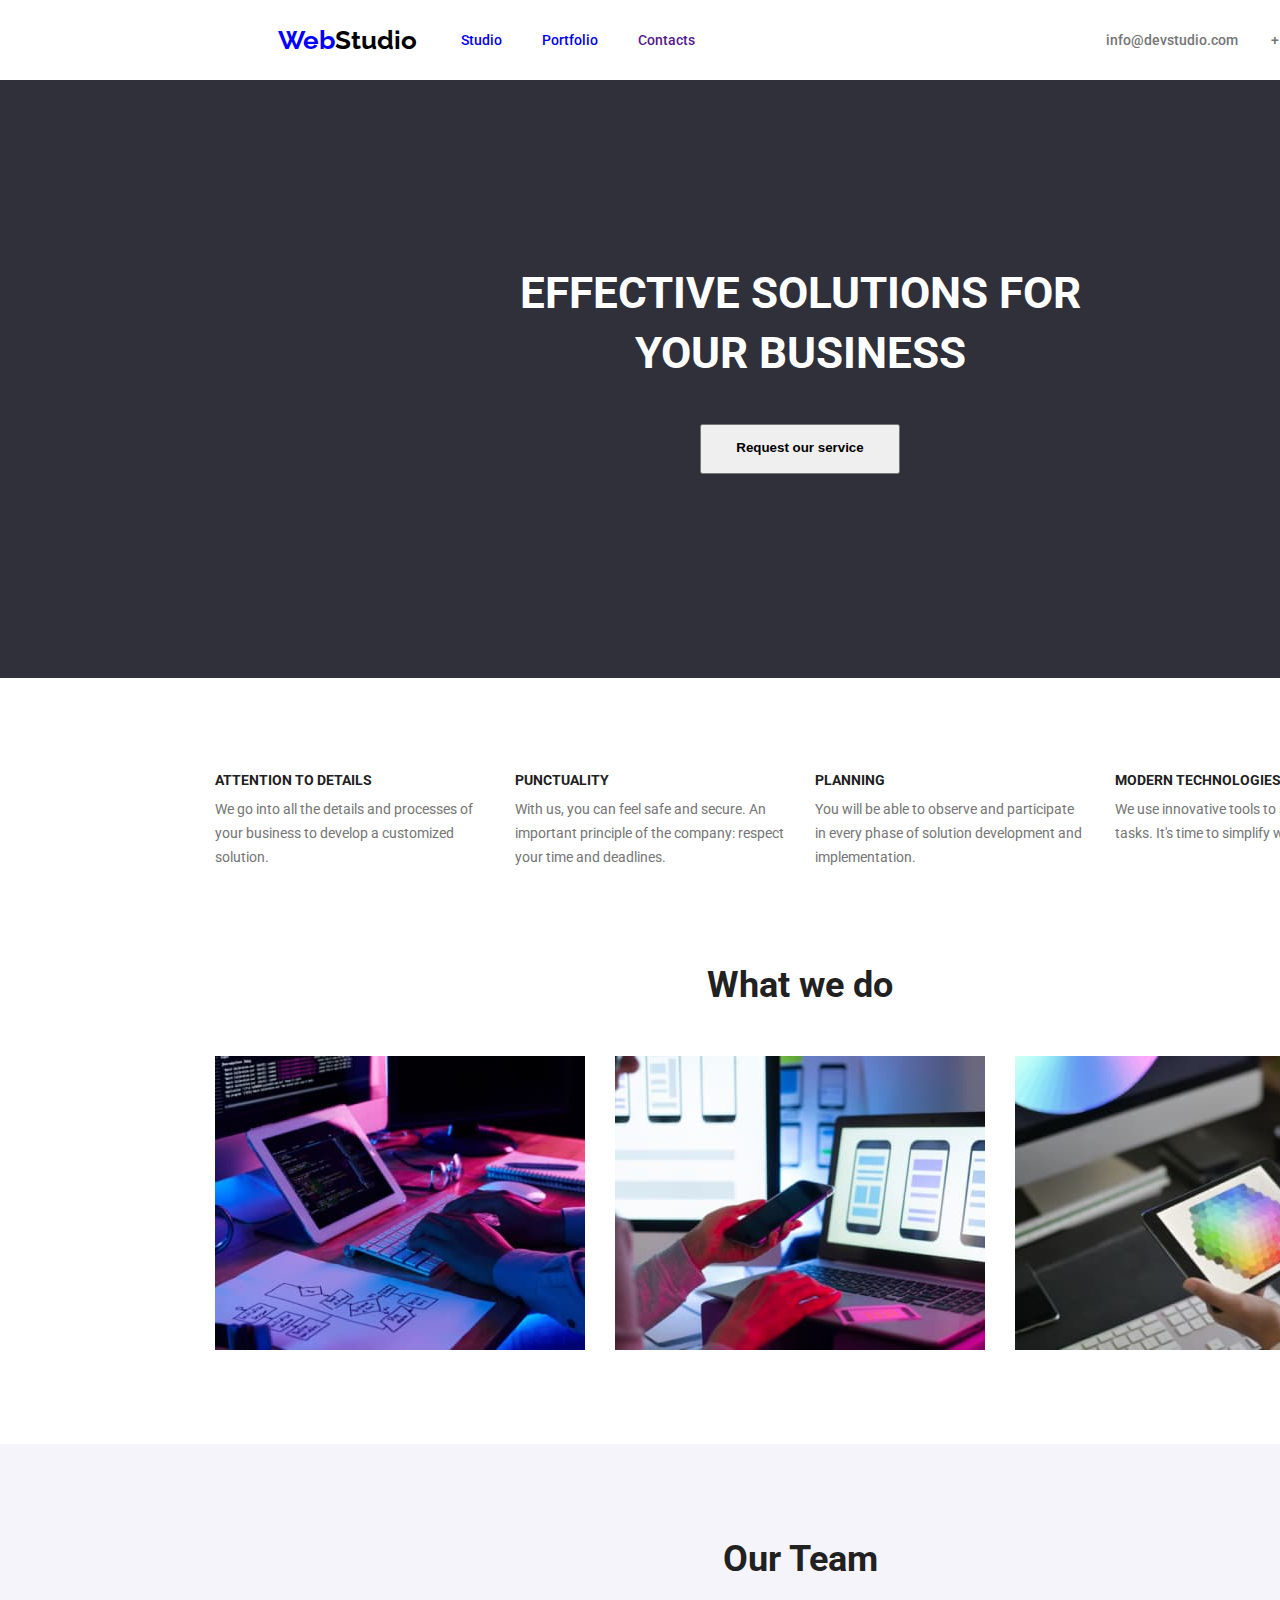
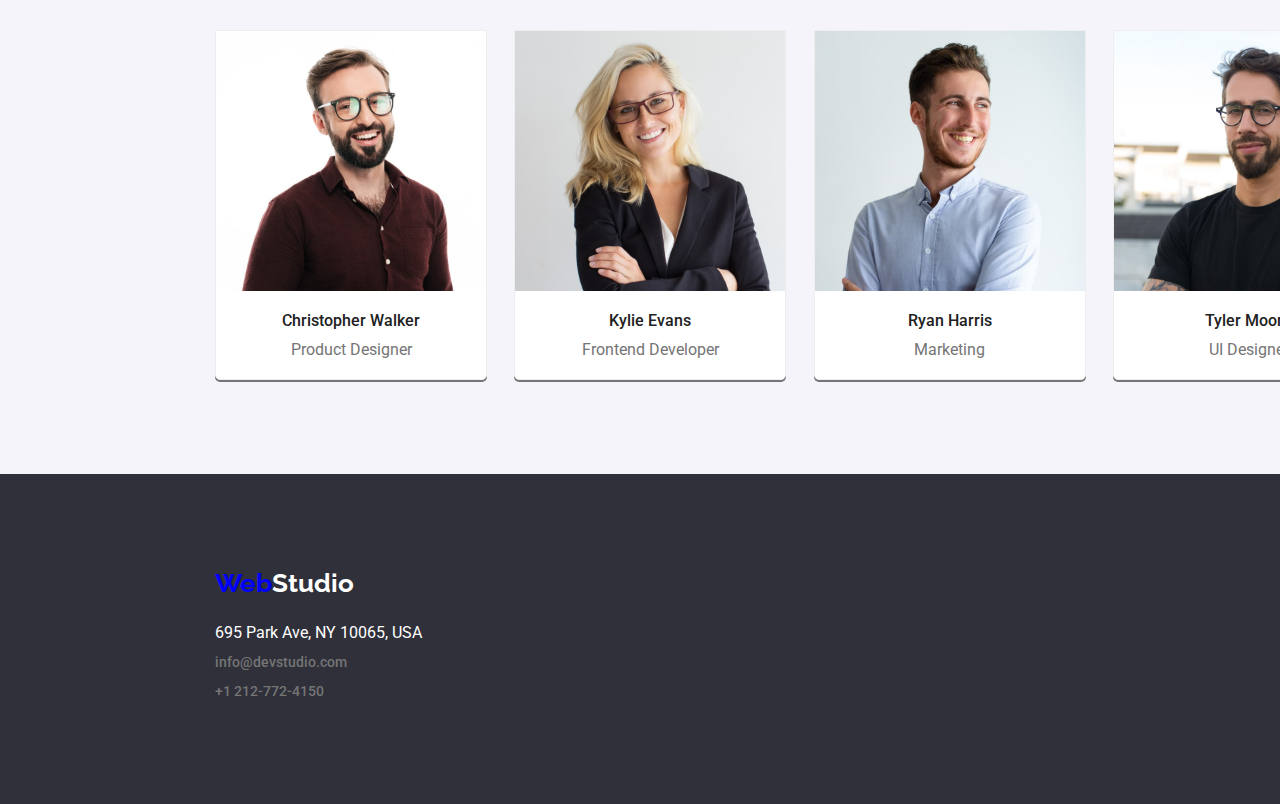
<file: index.html>
<!DOCTYPE html>
<html lang="en">
<head>
    <meta charset="UTF-8">
    <meta name="viewport" content="width=device-width, initial-scale=1.0">

    <link rel="preconnect" href="https://fonts.googleapis.com">
    <link rel="preconnect" href="https://fonts.gstatic.com" crossorigin>
    <link href="https://fonts.googleapis.com/css2?family=Raleway:wght@700&family=Roboto:wght@400;500;700;900&display=swap" rel="stylesheet">

    <link rel="stylesheet" href="https://github.com/sindresorhus/modern-normalize/blob/main/modern-normalize.css">
    <link rel="stylesheet" href="./css/styles.css">

    <title>DevStudio</title>
</head>
<body class="container">
    <header class="page-header ssection">
        <a class="logo" href=""> <span>Web</span>Studio</a>
        <nav class="main-navigation">
            <a href="index.html">Studio</a>
            <a href="portfolio.html">Portfolio</a>
            <a href="">Contacts</a>       
        </nav>
        <div>
            <a class="contcts" href="mailto:info@devstudio.com">info@devstudio.com</a>
            <a class="contcts" href="tel:+1212-772-4150">+1 212-772-4150</a>
        </div>
    </header>

    <main>
        <section class="dark-section ssection">
            <h2>EFFECTIVE SOLUTIONS FOR YOUR BUSINESS</h2>
            <button>Request our service</button>
        </section>

        <div class="praise-words ssection">
            <ul>
                <li class="caps-title">ATTENTION TO DETAILS</li>
                <li class="description">We go into all the details and processes of your business to develop a customized solution.</li>
            </ul>
            <ul>
                <li class="caps-title">PUNCTUALITY</li>
                <li class="description">With us, you can feel safe and secure. An important principle of the company: respect your time and deadlines.</li>
            </ul>
            <ul>
                <li class="caps-title">PLANNING</li>
                <li class="description">You will be able to observe and participate in every phase of solution development and implementation.</li>
            </ul>
            <ul>
                <li class="caps-title">MODERN TECHNOLOGIES</li>
                <li class="description">We use innovative tools to solve assigned tasks. It's time to simplify work processes.</li>
            </ul>
 
        </div>

        <section class="what-we-do ssection">
            <h2>What we do</h2>
            <a href="">
                <img src="./images/whwdoimage1.jpg" alt="desk with keyboard and tablet" width="370">
                <img src="./images/whwdoimage2.jpg" alt="screen with mobile phones" width="370">
                <img src="./images/whwdoimage3.jpg" alt="tablet with color picker" width="370">
            </a>
        </section>

        <section class="team ssection">
            <h2>Our Team</h2>
            <div class="team-cards">
            <div>
                <img src="./images/christopherwalker.jpg" alt="Product Designer's Photo" width="270">
                <p class="tname">Christopher Walker</p>
                <p class="tjob">Product Designer</p>
            </div>
            <div>
                <img src="./images/kylieevans.jpg" alt="Frontend Developer's Photo" width="270">
                <p class="tname">Kylie Evans</p>
                <p class="tjob">Frontend Developer</p>
            </div>
            <div>
                <img src="./images/ryanharris.jpg" alt="Marketing guy's Photo" width="270">
                <p class="tname">Ryan Harris</p>
                <p class="tjob">Marketing</p>
            </div>
            <div>
                <img src="./images/tylermoore.jpg" alt="UI Designer's Photo" width="270">
                <p class="tname">Tyler Moore</p>
                <p class="tjob">UI Designer</p>
            </div>
            </div>
        </section>
    </main>

    <footer class="ssection">
        <a class="logo-footer" href=""> <span>Web</span>Studio</a>
        <ul>
            <li>
                <address>695 Park Ave, NY 10065, USA</address>
            </li>
            <li> <a class="contcts" href="mailto:info@devstudio.com">info@devstudio.com</a> </li>
            <li> <a class="contcts" href="tel:+1212-772-4150">+1 212-772-4150</a> </li>
        </ul>
    </footer>
</body>
</html>
</file>
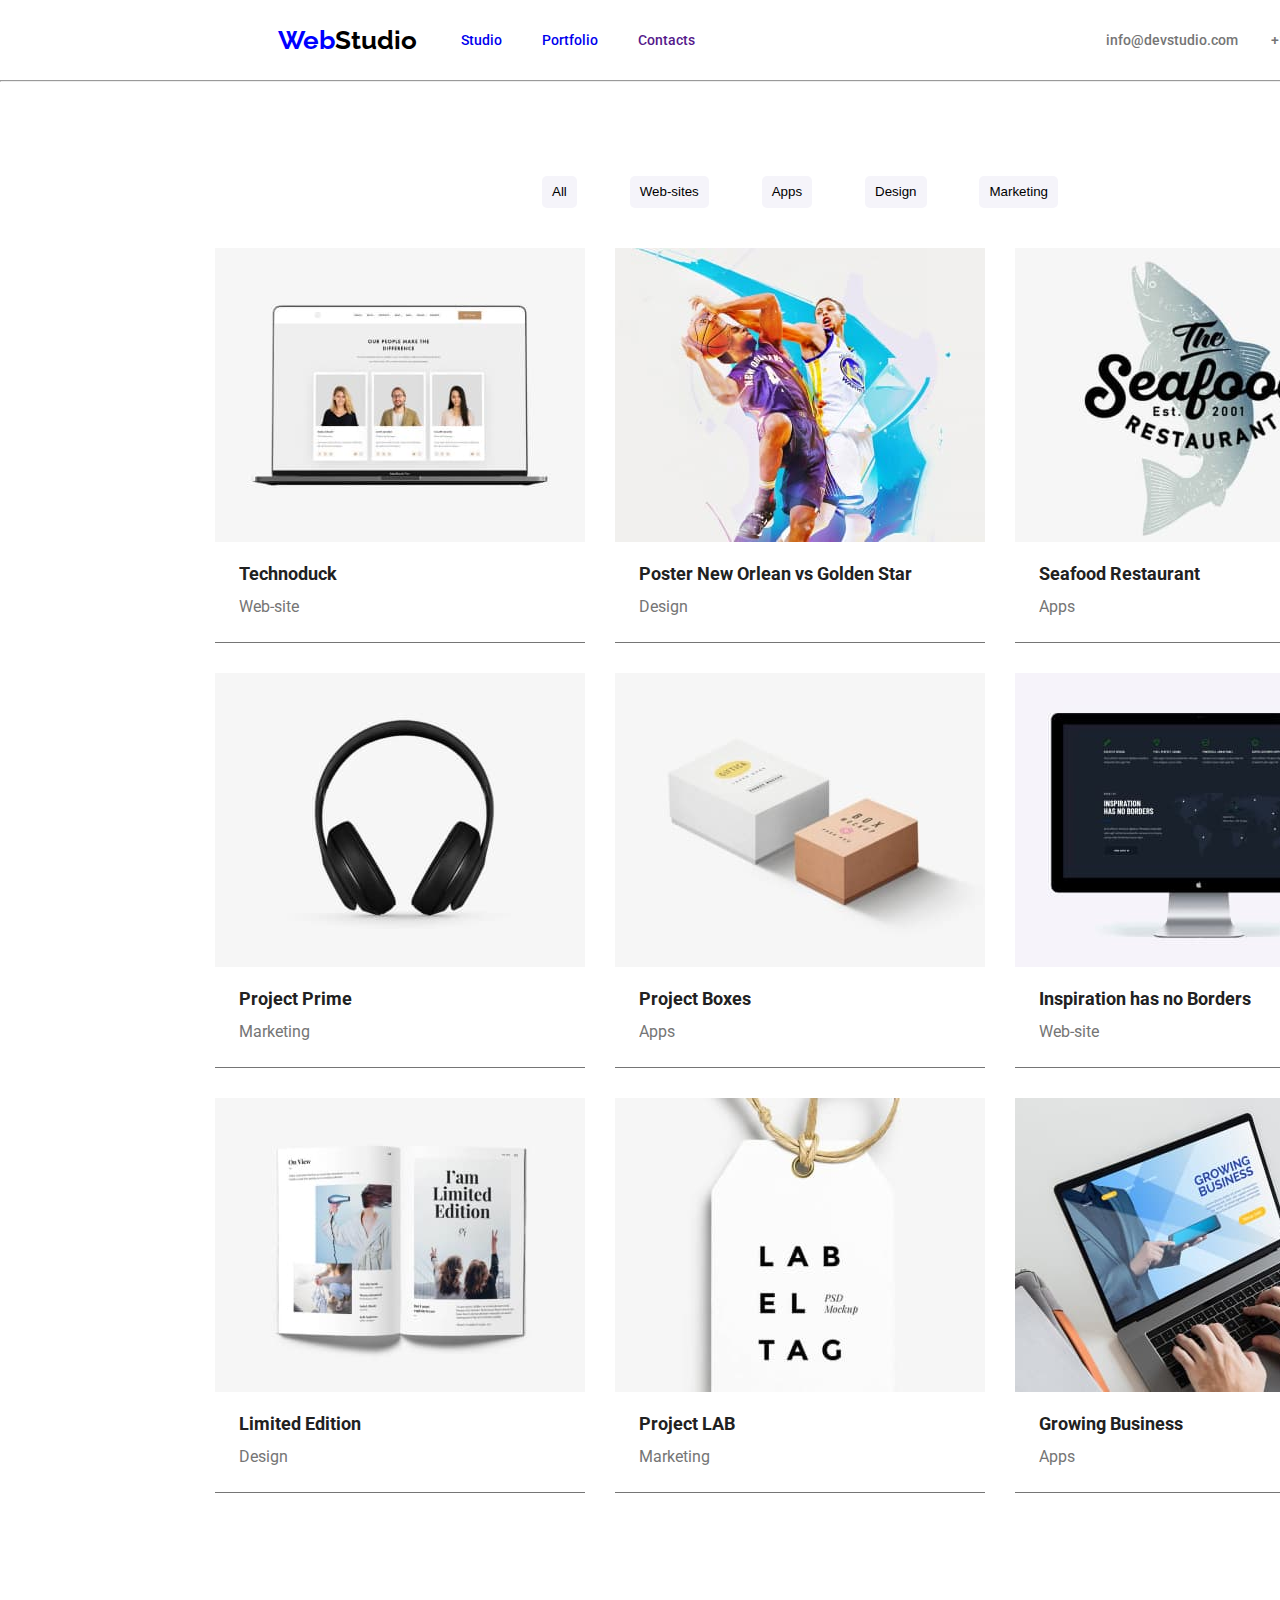
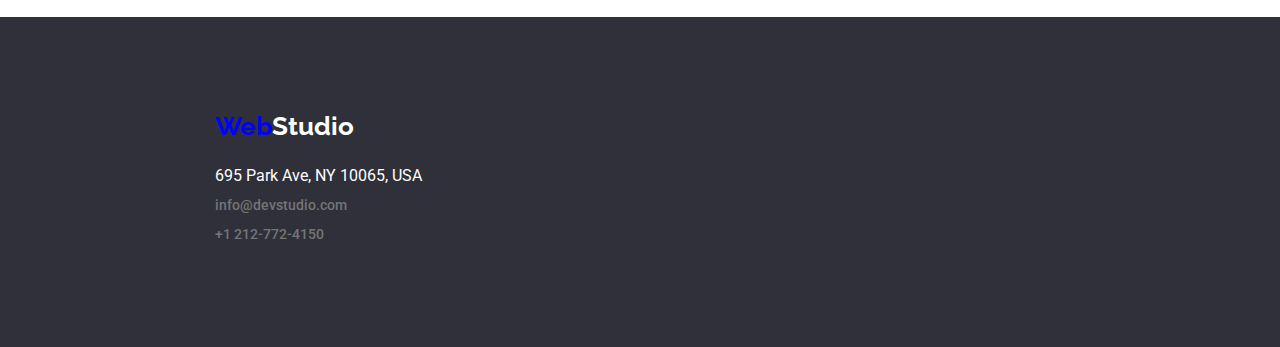
<file: portfolio.html>
<!DOCTYPE html>
<html lang="en">
<head>
    <meta charset="UTF-8">
    <meta name="viewport" content="width=device-width, initial-scale=1.0">

    <link rel="preconnect" href="https://fonts.googleapis.com">
    <link rel="preconnect" href="https://fonts.gstatic.com" crossorigin>
    <link href="https://fonts.googleapis.com/css2?family=Raleway:wght@700&family=Roboto:wght@400;500;700;900&display=swap" rel="stylesheet">

    <link rel="stylesheet" href="https://github.com/sindresorhus/modern-normalize/blob/main/modern-normalize.css">
    <link rel="stylesheet" href="./css/styles.css">
    <title>Portfolio</title>
</head>
<body class="container">
    <header class="page-header ssection">
        <a class="logo" href=""> <span>Web</span>Studio</a>
        <nav class="main-navigation">
            <a href="index.html">Studio</a>
            <a href="portfolio.html">Portfolio</a>
            <a href="">Contacts</a>
        </nav>
        <div>
            <a class="contcts" href="mailto:info@devstudio.com">info@devstudio.com</a>
            <a class="contcts" href="tel:+1212-772-4150">+1 212-772-4150</a>
        </div>
    </header>

    <hr>

    <main class="ssection">
        <!--Filter buttons-->
        <ul class="buttons">
            <li> <button type="button"> All</button></li>
            <li> <button type="button"> Web-sites</button></li>
            <li> <button type="button"> Apps</button></li>
            <li> <button type="button"> Design</button></li>
            <li> <button type="button"> Marketing</button></li>
        </ul>

        <!-- Projects -->
        <section>
            <div class="prow">
                <div>
                    <img src="./images/technoduck.jpg" alt="group of business cards" width="370">
                    <p class="pjname">Technoduck</p>
                    <p class="pjtype">Web-site</p>
                </div>
                <div>
                    <img src="./images/posterneworleanvsgoldenstar.jpg" alt="basket jump" width="370">
                    <p class="pjname">Poster New Orlean vs Golden Star</p>
                    <p class="pjtype">Design</p>
                </div>
                <div>
                    <img src="./images/seafoodrestaurant.jpg" alt="The Seafood Restaurant logo" width="370">
                    <p class="pjname">Seafood Restaurant </p>
                    <p class="pjtype">Apps</p>
                </div>
            </div>
            <div class="prow">
                <div>
                    <img src="./images/projectprime.jpg" alt="headphones" width="370">
                    <p class="pjname">Project Prime</p>
                    <p class="pjtype">Marketing</p>
                </div>
                <div>
                    <img src="./images/projectboxes.jpg" alt="two cardboard boxes" width="370">
                    <p class="pjname">Project Boxes</p>
                    <p class="pjtype">Apps</p>
                </div>
                <div>
                    <img src="./images/inspirationhasnoborders.jpg" alt="computer screen" width="370">
                    <p class="pjname">Inspiration has no Borders</p>
                    <p class="pjtype">Web-site</p>
                </div>
            </div>
            <div class="prow">
                <div>
                    <img src="./images/limitededition.jpg" alt="magazine article" width="370">
                    <p class="pjname">Limited Edition</p>
                    <p class="pjtype">Design</p>
                </div>
                <div>
                    <img src="./images/projectlab.jpg" alt="label with design" width="370">
                    <p class="pjname">Project LAB</p>
                    <p class="pjtype">Marketing</p>
                </div>
                <div>
                    <img src="./images/growingbusiness.jpg" alt="laptop screen with an app" width="370">
                    <p class="pjname">Growing Business</p>
                    <p class="pjtype">Apps</p>
                </div>
            </div>
        </section>
    </main>

    <footer class="ssection">
        <a class="logo-footer" href=""> <span>Web</span>Studio</a>
        <ul>
            <li>
                <address>695 Park Ave, NY 10065, USA</address>
            </li>
            <li> <a class="contcts" href="mailto:info@devstudio.com">info@devstudio.com</a> </li>
            <li> <a class="contcts" href="tel:+1212-772-4150">+1 212-772-4150</a> </li>
        </ul>
    </footer>
</body>
</html>
</file>
<file: css/styles.css>
* {
    margin: 0;
    padding: 0;
    box-sizing: border-box;
}
body {
    font-family: 'Roboto', sans-serif;
    font-size: 16px;
    font-weight: 400;
    color: #212121;
}
h1,
h2 {
    font-weight: 700;
}
h2 {
    font-size: 36px;
}
ul {
    list-style-type: none;
}
a {
    text-decoration: none;
}
.container {
    width: 1600px;
    align-items: center;
}
.ssection {
    padding: 94px 0;
}
/* Header */
.page-header {
    background-color: #fff;
    display: flex;
    min-height: 80px;
    width: inherit;
    padding: 0 120px 0 278px;
    justify-content: space-between;
    align-items: center;
    font-size: 14px;
    font-weight: 500;
}
.page-header .main-navigation {
    display: flex;
    justify-content: left;
    width: 50%;
    align-items: center;
}
.page-header .main-navigation a{
    padding-right:40px;
}
.page-header div {
    padding-right: 70px;
}
.page-header div a {
    padding: 0 30px 0 0;
}

/* black panel with title */
.dark-section {
    background-color: #2F303A;
    display: flex;
    flex-direction: column;
    width: inherit;
    justify-content: center;
    align-items: center;
}
.dark-section h2 {
    width: 696px;
    padding: 90px 20px 40px 20px;
    color: #fff;
    font-size: 44px;
    line-height: 1.36;
    text-align: center;
}
.dark-section button {
    width: 12.5%;
    height: 50px;
    margin-bottom: 110px;
}

/* Commenrcial words */
.praise-words {
    display: flex;
    justify-content: space-between;
    width: 1170px;
    margin-left: 215px;
    padding-bottom: 0;
}
.praise-words ul .caps-title {
    font-size: 14px;
    font-weight: 700;
    width: 270px;
}
.praise-words ul .description {
    margin-top: 10px;
    font-size: 14px;
    line-height: 1.714;
    width: 270px;
}

/* What we do */
.what-we-do {
    margin-left: 215px;
    width: 1170px;
}
.what-we-do h2 {
    text-align: center;
}
.what-we-do a {
    display: flex;
    padding-top: 50px;
    justify-content: space-between;
}

/* Our Team */
.team {
    max-height: 648px;
    background-color: #F5F4FA;
}
.team h2 {
    text-align: center;
    padding-bottom: 50px;
}
.team-cards {
    display: flex;
    width: 1170px;
    justify-content: space-between;
    margin-left: 215px;
}
.team-cards div {
    display: flex;
    flex-direction: column;
    align-items: center;
    background-color: #fff;
    border: 1px solid #eee;
    border-bottom-left-radius: 5px 5px;
    border-bottom-right-radius: 5px 5px;
    box-shadow: 0px 2px #757575;
}
.team-cards p.tname {
    font-weight: 500;
    padding: 20px 0 10px 0;
}
.team-cards p.tjob {
    padding-bottom: 20px;
}
p.tname {
    font-size: 16px;
    font-weight: 500;
}
p.tjob {
    font-size: 16px;
    color: #757575;
}

/* Basement */
footer {
    background-color: #2F303A;
    color: #fff;
    padding-bottom: 85px;
}
footer>ul{
    padding-top: 25px;
    padding-left: 215px;
}
footer>ul>li {
    padding-bottom: 10px;
}
button {
    font-weight: 700;
    line-height: 1.875;
    cursor: pointer;
}
button:hover, button:focus {
    color: #fff;
    background-color: #2196F3;    
}
/* Logo header+footer */
.logo {
    font-family: "Raleway";
    font-size: 26px;
    font-weight: 700;
    color: #000;
}
.logo-footer {
    font-family: "Raleway";
    font-size: 26px;
    font-weight: 700;
    color: #fff;
    padding-left: 215px;
}
a.logo>span, a.logo-footer>span {
    color:#00F;
}
a.contcts {
    color: #757575;
}
li>a {
    font-size: 14px;
    font-weight: 500;
}
a:hover, a:focus {
    color: #2196F3;
}
address {
    font-style: normal;
}
li.caps-title {
    font-size: 14px;
    font-style: 700;
}
li.description {
    font-size: 14px;
    color:#757575;
}
/* Portfolio page*/
.buttons {
    display: flex;
    justify-content: space-between;
    width: 516px;
    margin-left:542px;
    padding-bottom: 40px;
}
li>button {
    font-weight: 500;
    line-height: 1.625;
    background-color: #f5f4fa;
    border: none;
    border-radius: 5px;
    padding: 5px 10px;
    text-align: center;
    text-decoration: none;
    display: inline-block;
}
.prow {
    display: flex;
    width: 1170px;
    justify-content: space-between;
    margin-left: 215px;
    margin-bottom: 30px;
}
.prow>div {
    border-bottom: 1px solid #757575;
    padding-bottom: 20px;
}
.prow>div>img {
    padding-bottom: 10px;
}
.prow p.pjname, p.pjtype{
    padding-left: 24px;
}
p.pjname {
    font-size: 18px;
    font-weight: 700;
    line-height: 2;
}
p.pjtype {
    font-size: 16px;
    line-height: 1.875;
    color: #757575;
}
</file>
